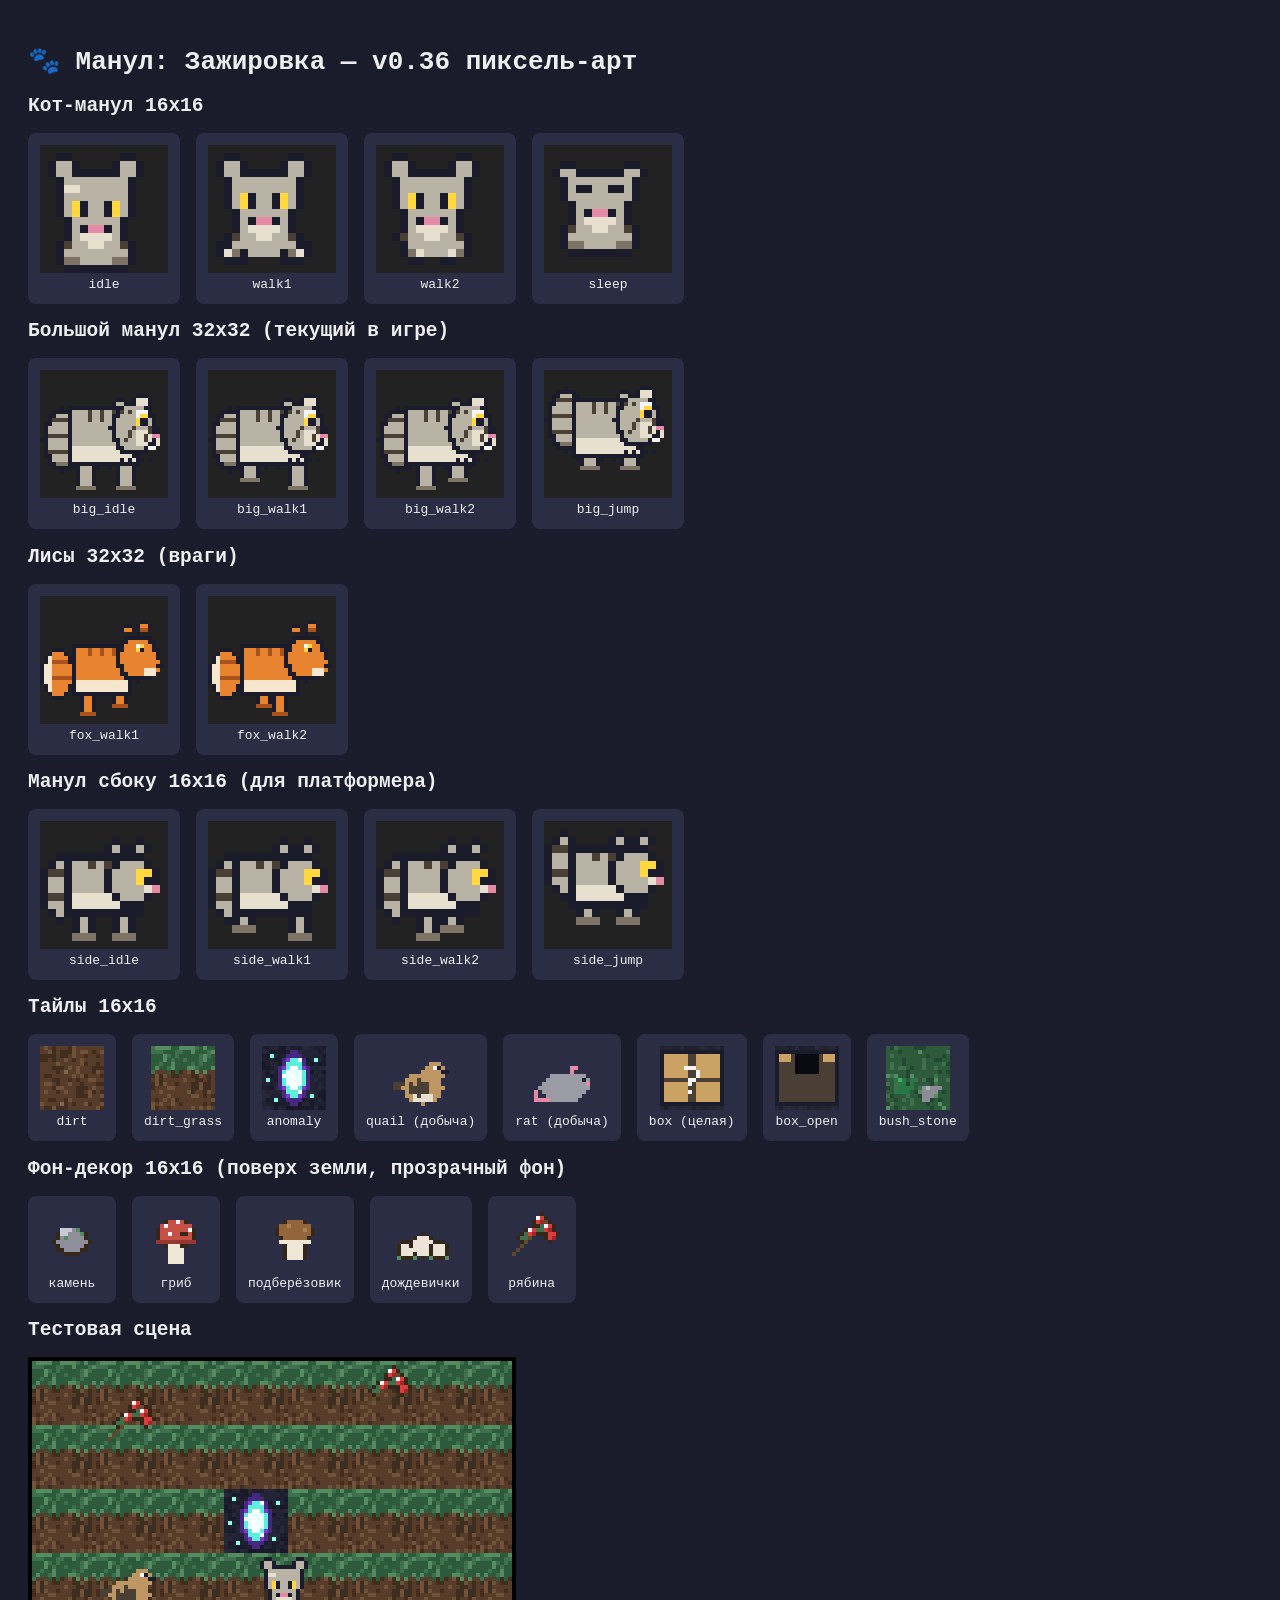
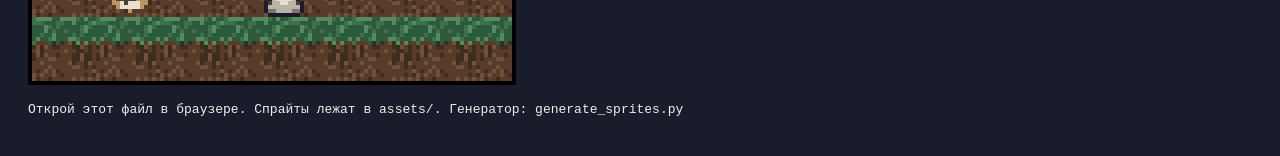
<file: preview.html>
<!doctype html><html lang="ru"><head><meta charset="utf-8">
<title>Манул — пиксель превью</title>
<style>
body{background:#1a1c2c;color:#eee;font-family:monospace;padding:20px}
.pixel{image-rendering:pixelated;width:128px;height:128px;background:#222}
.tile{image-rendering:pixelated;width:64px;height:64px}
.row{display:flex;gap:16px;align-items:end;flex-wrap:wrap}
.card{background:#2a2d44;padding:12px;border-radius:8px;text-align:center}
.scene{image-rendering:pixelated;width:480px;max-width:90vw;border:4px solid #000}
</style></head><body>
<h1>🐾 Манул: Зажировка — v0.36 пиксель-арт</h1>
<h2>Кот-манул 16x16</h2>
<div class="row">
<div class="card"><img class="pixel" src="assets/sprites/manul_idle.png"><br>idle</div>
<div class="card"><img class="pixel" src="assets/sprites/manul_walk1.png"><br>walk1</div>
<div class="card"><img class="pixel" src="assets/sprites/manul_walk2.png"><br>walk2</div>
<div class="card"><img class="pixel" src="assets/sprites/manul_sleep.png"><br>sleep</div>
</div>
<h2>Большой манул 32x32 (текущий в игре)</h2>
<div class="row">
<div class="card"><img class="pixel" src="assets/sprites/manul_big_idle.png"><br>big_idle</div>
<div class="card"><img class="pixel" src="assets/sprites/manul_big_walk1.png"><br>big_walk1</div>
<div class="card"><img class="pixel" src="assets/sprites/manul_big_walk2.png"><br>big_walk2</div>
<div class="card"><img class="pixel" src="assets/sprites/manul_big_jump.png"><br>big_jump</div>
</div>
<h2>Лисы 32x32 (враги)</h2>
<div class="row">
<div class="card"><img class="pixel" src="assets/sprites/fox_walk1.png"><br>fox_walk1</div>
<div class="card"><img class="pixel" src="assets/sprites/fox_walk2.png"><br>fox_walk2</div>
</div>
<h2>Манул сбоку 16x16 (для платформера)</h2>
<div class="row">
<div class="card"><img class="pixel" src="assets/sprites/manul_side_idle.png"><br>side_idle</div>
<div class="card"><img class="pixel" src="assets/sprites/manul_side_walk1.png"><br>side_walk1</div>
<div class="card"><img class="pixel" src="assets/sprites/manul_side_walk2.png"><br>side_walk2</div>
<div class="card"><img class="pixel" src="assets/sprites/manul_side_jump.png"><br>side_jump</div>
</div>
<h2>Тайлы 16x16</h2>
<div class="row">
<div class="card"><img class="tile" src="assets/tiles/dirt.png"><br>dirt</div>
<div class="card"><img class="tile" src="assets/tiles/dirt_grass.png"><br>dirt_grass</div>
<div class="card"><img class="tile" src="assets/tiles/anomaly.png"><br>anomaly</div>
<div class="card"><img class="tile" src="assets/tiles/quail.png"><br>quail (добыча)</div>
<div class="card"><img class="tile" src="assets/tiles/rat.png"><br>rat (добыча)</div>
<div class="card"><img class="tile" src="assets/tiles/box.png"><br>box (целая)</div>
<div class="card"><img class="tile" src="assets/tiles/box_open.png"><br>box_open</div>
<div class="card"><img class="tile" src="assets/tiles/bush_stone.png"><br>bush_stone</div>
</div>
<h2>Фон-декор 16x16 (поверх земли, прозрачный фон)</h2>
<div class="row">
<div class="card"><img class="tile" src="assets/tiles/decor_stone.png"><br>камень</div>
<div class="card"><img class="tile" src="assets/tiles/decor_shroom.png"><br>гриб</div>
<div class="card"><img class="tile" src="assets/tiles/decor_shroom_brown.png"><br>подберёзовик</div>
<div class="card"><img class="tile" src="assets/tiles/decor_shroom_mini.png"><br>дождевички</div>
<div class="card"><img class="tile" src="assets/tiles/decor_berry.png"><br>рябина</div>
</div>
<h2>Тестовая сцена</h2>
<canvas id="scene" width="120" height="80" class="scene"></canvas>
<script>
const files=["assets/tiles/dirt_grass.png","assets/tiles/decor_berry.png","assets/tiles/anomaly.png","assets/tiles/quail.png","assets/sprites/manul_idle.png"];
Promise.all(files.map(s=>new Promise(r=>{const i=new Image();i.src=s;i.onload=()=>r(i)}))).then(([dirt,berry,anom,prey,cat])=>{
const c=document.getElementById('scene'),x=c.getContext('2d');x.imageSmoothingEnabled=false;
for(let ty=0;ty<5;ty++)for(let tx=0;tx<8;tx++)x.drawImage(dirt,tx*16,ty*16);
x.drawImage(berry,16,8);x.drawImage(berry,80,0);x.drawImage(anom,48,32);
x.drawImage(prey,16,48);x.drawImage(cat,56,48);
});
</script>
<p>Открой этот файл в браузере. Спрайты лежат в assets/. Генератор: generate_sprites.py</p>
</body></html>
</file>
